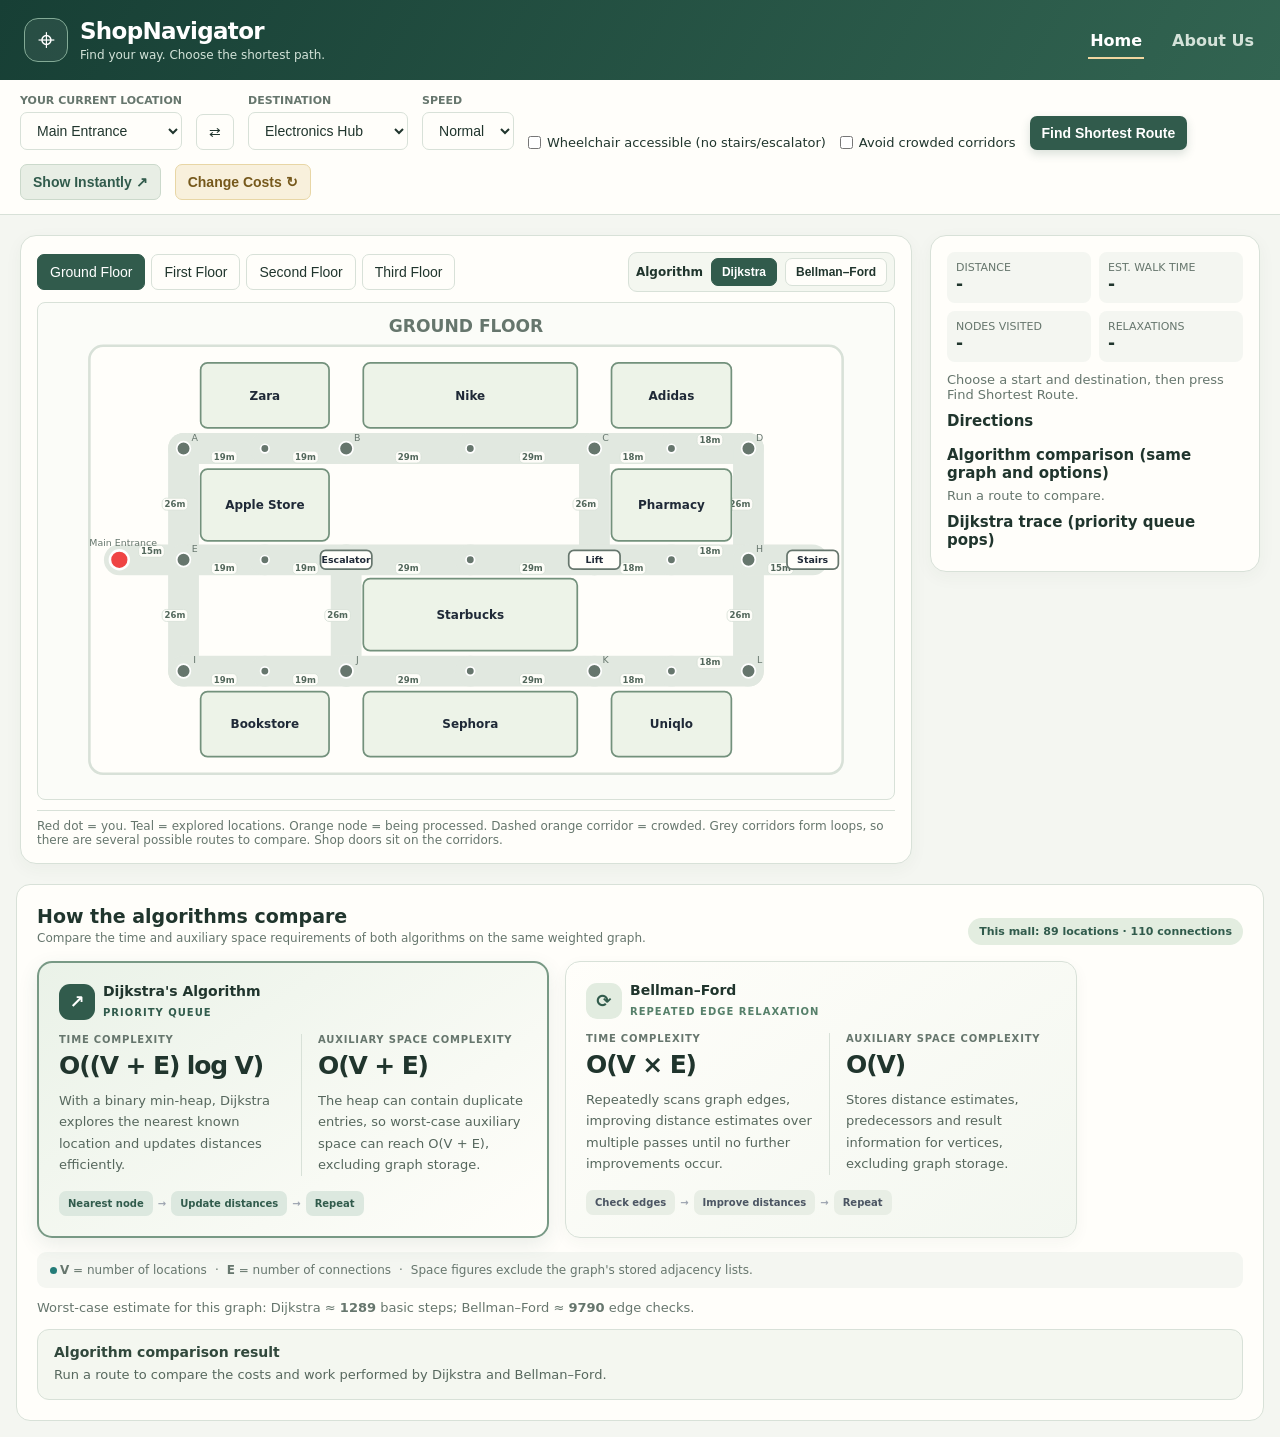
<file: index.html>
<!DOCTYPE html>
<html lang="en">
<head>
  <meta charset="UTF-8">
  <meta name="viewport" content="width=device-width, initial-scale=1">
  <title>ShopNavigator | Mall Store Finder</title>
  <link rel="stylesheet" href="style.css">
</head>
<body>

<header class="site-header">
  <a href="#" class="brand" id="brandHome">
    <span class="brand-icon">⌖</span>
    <span>
      <strong>ShopNavigator</strong>
      <small>Find your way. Choose the shortest path.</small>
    </span>
  </a>

  <nav class="site-nav" aria-label="Main navigation">
    <button class="nav-link active" id="homeTab" type="button" aria-current="page">Home</button>
    <button class="nav-link" id="aboutTab" type="button">About Us</button>
  </nav>
</header>

<div id="homePage">

  <section class="controls">
    <div class="field">
      <label for="ss">Your current location</label>
      <select id="ss"></select>
    </div>

    <button id="swap" title="Swap starting point and destination">&#8644;</button>

    <div class="field">
      <label for="sd">Destination</label>
      <select id="sd"></select>
    </div>

    <div class="field">
      <label for="speed">Speed</label>
      <select id="speed">
        <option value="500">Slow</option>
        <option value="250" selected>Normal</option>
        <option value="90">Fast</option>
        <option value="0">Instant</option>
      </select>
    </div>

    <label class="field chk">
      <input type="checkbox" id="acc">
      Wheelchair accessible (no stairs/escalator)
    </label>

    <label class="field chk">
      <input type="checkbox" id="crowd">
      Avoid crowded corridors
    </label>

    <button class="go" id="find">Find Shortest Route</button>
    <button id="instant" title="Calculate immediately, then animate the route">Show Instantly ↗</button>
    <button id="randomCosts" title="Generate new random weights for all connections">Change Costs ↻</button>
  </section>

  <main class="main">
    <div class="card">
      <div class="tabs" id="tabs"></div>

      <svg id="map" viewBox="0 0 1000 580">
        <g id="layer"></g>
        <circle id="me" r="11" cx="0" cy="0"/>
      </svg>

      <p class="note">
        Red dot = you. Teal = explored locations. Orange node = being processed.
        Dashed orange corridor = crowded. Grey corridors form loops, so there
        are several possible routes to compare. Shop doors sit on the corridors.
      </p>
    </div>

    <aside class="card">
      <div class="stat">
        <div><small>DISTANCE</small><b id="dist">-</b></div>
        <div><small>EST. WALK TIME</small><b id="time">-</b></div>
        <div><small id="nvLabel">NODES VISITED</small><b id="nv">-</b></div>
        <div><small>RELAXATIONS</small><b id="rx">-</b></div>
      </div>

      <p class="msg" id="msg">Choose a start and destination, then press Find Shortest Route.</p>

      <h2>Directions</h2>
      <ol id="dir"></ol>

      <h2>Algorithm comparison (same graph and options)</h2>
      <div id="cmp" class="msg">Run a route to compare.</div>

      <h2 id="traceHeading">Dijkstra trace (priority queue pops)</h2>
      <ul id="log"></ul>
    </aside>
  </main>

  <section class="complexity-section">
    <div class="complexity-heading">
      <div>
        <h2>How the algorithms compare</h2>
        <p>Compare the time and auxiliary space requirements of both algorithms on the same weighted graph.</p>
      </div>

      <span class="graph-pill">
        This mall: <span id="cv"></span> locations ·
        <span id="ce"></span> connections
      </span>
    </div>

    <div class="complexity-grid two-algorithms">

      <article class="complexity-card primary" id="dijkstraCard">
        <div class="algorithm-top">
          <div class="algorithm-icon">↗</div>
          <div>
            <div class="algorithm-name">Dijkstra's Algorithm</div>
            <span class="algorithm-tag">Priority queue</span>
          </div>
        </div>

        <div class="complexity-metrics">
          <div class="complexity-metric">
            <div class="formula-label">Time complexity</div>
            <div class="complexity-formula">O((V + E) log V)</div>
            <p>With a binary min-heap, Dijkstra explores the nearest known location and updates distances efficiently.</p>
          </div>

          <div class="complexity-metric">
            <div class="formula-label">Auxiliary space complexity</div>
            <div class="complexity-formula">O(V + E)</div>
            <p>The heap can contain duplicate entries, so worst-case auxiliary space can reach O(V + E), excluding graph storage.</p>
          </div>
        </div>

        <div class="mini-flow">
          <span>Nearest node</span><b>→</b>
          <span>Update distances</span><b>→</b>
          <span>Repeat</span>
        </div>
      </article>

      <article class="complexity-card comparison" id="bellmanCard">
        <div class="algorithm-top">
          <div class="algorithm-icon">⟳</div>
          <div>
            <div class="algorithm-name">Bellman–Ford</div>
            <span class="algorithm-tag">Repeated edge relaxation</span>
          </div>
        </div>

        <div class="complexity-metrics">
          <div class="complexity-metric">
            <div class="formula-label">Time complexity</div>
            <div class="complexity-formula">O(V × E)</div>
            <p>Repeatedly scans graph edges, improving distance estimates over multiple passes until no further improvements occur.</p>
          </div>

          <div class="complexity-metric">
            <div class="formula-label">Auxiliary space complexity</div>
            <div class="complexity-formula">O(V)</div>
            <p>Stores distance estimates, predecessors and result information for vertices, excluding graph storage.</p>
          </div>
        </div>

        <div class="mini-flow">
          <span>Check edges</span><b>→</b>
          <span>Improve distances</span><b>→</b>
          <span>Repeat</span>
        </div>
      </article>

    </div>

    <div class="complexity-legend">
      <span><span class="legend-dot"></span><b>V</b> = number of locations</span>
      <span>·</span>
      <span><b>E</b> = number of connections</span>
      <span>·</span>
      <span>Space figures exclude the graph's stored adjacency lists.</span>
    </div>

    <p class="msg" style="margin:12px 0 0">
      Worst-case estimate for this graph:
      Dijkstra ≈ <b id="cd"></b> basic steps;
      Bellman–Ford ≈ <b id="cb"></b> edge checks.
    </p>

    <div class="bf-result" id="bfResult" aria-live="polite">
      <strong>Algorithm comparison result</strong>
      <p>Run a route to compare the costs and work performed by Dijkstra and Bellman–Ford.</p>
    </div>
  </section>

</div>

<section id="aboutPage" class="about-page" hidden>
  <div class="about-hero">
    <span class="eyebrow">OUR DAA PROJECT</span>
    <h1>Finding the smarter way around.</h1>
    <p>
      ShopNavigator is an interactive, multi-floor mall navigation simulation
      that demonstrates how graph algorithms find shortest paths between locations.
    </p>

    <div class="about-actions">
      <a href="https://github.com/NidaKamil14/ShopNavigator"
         target="_blank" rel="noopener noreferrer"
         class="about-button primary-button">View project on GitHub ↗</a>

      <button type="button" class="about-button secondary-button" id="backHome">
        Explore the simulation
      </button>
    </div>
  </div>

  <div class="about-content">

    <section class="about-block">
      <span class="eyebrow">01 — THE IDEA</span>
      <h2>Navigation meets algorithms.</h2>
      <p>
        ShopNavigator models a multi-floor mall as a weighted graph.
        Stores, entrances and junctions represent vertices, while corridors
        and floor connections represent weighted edges. Users can select a
        starting point and destination and observe how shortest-path
        algorithms explore the graph.
      </p>

      <div class="feature-grid">
        <article class="feature-card">
          <span>⌖</span>
          <h3>Four floors</h3>
          <p>Explore stores and connecting corridors throughout the mall.</p>
        </article>

        <article class="feature-card">
          <span>↗</span>
          <h3>Route visualization</h3>
          <p>Watch locations being explored and see the resulting route.</p>
        </article>

        <article class="feature-card">
          <span>⇄</span>
          <h3>Weighted graph</h3>
          <p>Compare routes using corridor costs and floor connections.</p>
        </article>
      </div>
    </section>

    <section class="about-block">
      <span class="eyebrow">02 — THE ALGORITHMS</span>
      <h2>Two approaches. One destination.</h2>

      <div class="algorithm-about-grid">
        <article class="algorithm-about-card">
          <span class="algorithm-tag">GREEDY APPROACH</span>
          <h3>Dijkstra's Algorithm</h3>
          <p>
            Uses a min-heap priority queue to process the unvisited location
            with the smallest known distance. It is suitable for graphs
            with non-negative edge weights.
          </p>
          <div class="about-complexity">
            <div>
              <small>Time complexity</small>
              <strong>O((V + E) log V)</strong>
            </div>
            <div>
              <small>Auxiliary space in this implementation</small>
              <strong>O(V + E)</strong>
            </div>
          </div>
        </article>

        <article class="algorithm-about-card">
          <span class="algorithm-tag">EDGE RELAXATION</span>
          <h3>Bellman–Ford</h3>
          <p>
            Repeatedly scans graph edges and updates distance estimates
            over successive passes. It can handle negative edge weights
            when no reachable negative-weight cycle invalidates the result.
          </p>
          <div class="about-complexity">
            <div>
              <small>Time complexity</small>
              <strong>O(V × E)</strong>
            </div>
            <div>
              <small>Auxiliary space</small>
              <strong>O(V)</strong>
            </div>
          </div>
        </article>
      </div>

      <div class="difference-note">
        <h3>How do they differ in ShopNavigator?</h3>
        <p>
          Dijkstra processes locations according to their smallest tentative
          distance, while Bellman–Ford repeatedly scans edges in iteration order.
          When equal-cost alternatives exist, their tie-breaking and processing
          order can result in different selected routes with the same minimum
          cost. Different routes are not guaranteed for every selection.
        </p>
        <p>
          This simulation uses non-negative corridor costs and optional
          accessibility and crowd penalties to explore route selection.
        </p>
      </div>
    </section>

    <section class="about-block">
      <span class="eyebrow">03 — THE PEOPLE</span>
      <h2>Meet the team.</h2>
      <p>
        Built as a Design and Analysis of Algorithms project, ShopNavigator
        brings graph theory and interactive visualization together.
      </p>

      <div class="team-grid">
        <article class="team-card">
          <span class="team-number">01</span>
          <h3>Nida Rashid Kamil</h3>
          <p>124B1F098</p>
        </article>

        <article class="team-card">
          <span class="team-number">02</span>
          <h3>Sharvari Amol Bangar</h3>
          <p>124B1F100</p>
        </article>

        <article class="team-card">
          <span class="team-number">03</span>
          <h3>Arya Tukaram Navrang</h3>
          <p>124B1F096</p>
        </article>

        <article class="team-card">
          <span class="team-number">04</span>
          <h3>Sanika Pradip Daundkar</h3>
          <p>124B1F104</p>
        </article>
      </div>

      <p class="team-note">Built with teamwork, curiosity, and a shared passion for problem-solving.</p>
    </section>

    <footer class="site-footer">
      <a href="https://github.com/NidaKamil14/ShopNavigator"
         target="_blank" rel="noopener noreferrer">ShopNavigator on GitHub ↗</a>
      <p>A Design and Analysis of Algorithms project simulation</p>
      <p>Created with curiosity, graph theory and code.</p>
    </footer>

  </div>
</section>

<script src="script.js" defer></script>

<script>
  function showPage(page) {
    const isHome = page === "home";

    document.getElementById("homePage").hidden = !isHome;
    document.getElementById("aboutPage").hidden = isHome;

    document.getElementById("homeTab").classList.toggle("active", isHome);
    document.getElementById("aboutTab").classList.toggle("active", !isHome);

    document.getElementById("homeTab").setAttribute("aria-current", isHome ? "page" : "false");
    document.getElementById("aboutTab").setAttribute("aria-current", !isHome ? "page" : "false");

    window.scrollTo({ top: 0, behavior: "smooth" });
  }

  document.getElementById("homeTab").addEventListener("click", () => showPage("home"));
  document.getElementById("aboutTab").addEventListener("click", () => showPage("about"));

  document.getElementById("brandHome").addEventListener("click", event => {
    event.preventDefault();
    showPage("home");
  });

  document.getElementById("backHome").addEventListener("click", () => showPage("home"));
</script>

</body>
</html>
</file>
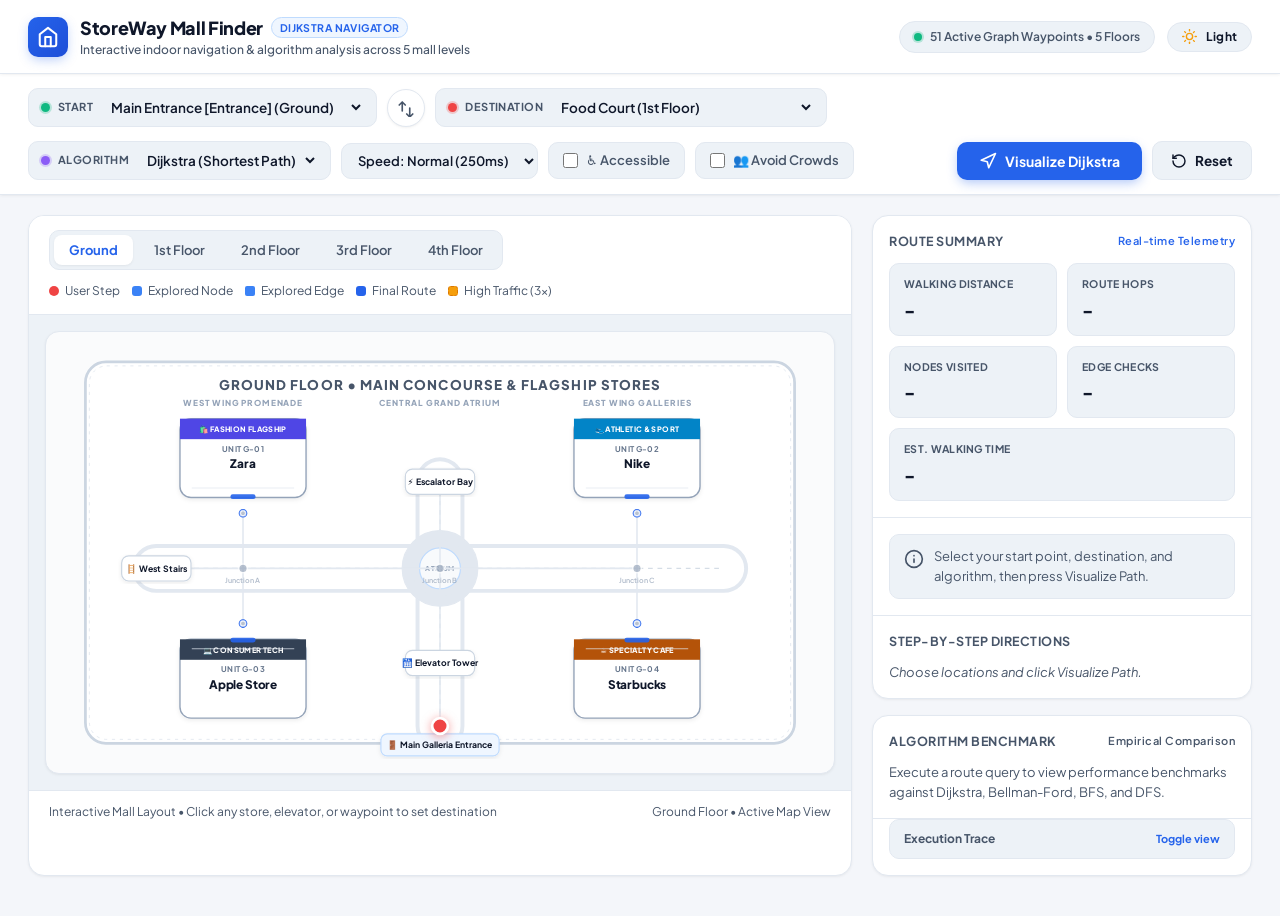
<file: dfs-pathfinding-visualizer/index.html>
<!DOCTYPE html>
<html lang="en">
<head>
  <meta charset="UTF-8">
  <meta name="viewport" content="width=device-width, initial-scale=1, viewport-fit=cover">
  <title>StoreWay • Multi-Floor Mall Pathfinding & Dijkstra Navigator</title>
  
  <!-- Modern Google Fonts -->
  <link rel="preconnect" href="https://fonts.googleapis.com">
  <link rel="preconnect" href="https://fonts.gstatic.com" crossorigin>
  <link href="https://fonts.googleapis.com/css2?family=Plus+Jakarta+Sans:wght@400;500;600;700;800&family=JetBrains+Mono:wght@400;500&display=swap" rel="stylesheet">
  
  <!-- Inline Theme Initialization (Light by default, no flash) -->
  <script>
    (function() {
      const savedTheme = localStorage.getItem("storeway_theme") || "light";
      document.documentElement.setAttribute("data-theme", savedTheme);
    })();
  </script>

  <!-- Modular Stylesheet -->
  <link rel="stylesheet" href="style.css">
</head>
<body>

  <!-- Top Mall Header Navigation -->
  <header class="app-header">
    <div class="brand-wrap">
      <div class="brand-icon">
        <svg width="22" height="22" viewBox="0 0 24 24" fill="none" stroke="currentColor" stroke-width="2.2" stroke-linecap="round" stroke-linejoin="round">
          <path d="M3 9l9-7 9 7v11a2 2 0 0 1-2 2H5a2 2 0 0 1-2-2z"/>
          <polyline points="9 22 9 12 15 12 15 22"/>
        </svg>
      </div>
      <div class="brand-text">
        <h1>StoreWay Mall Finder <span class="brand-badge">Dijkstra Navigator</span></h1>
        <p>Interactive indoor navigation & algorithm analysis across 5 mall levels</p>
      </div>
    </div>
    <div class="header-meta">
      <div class="status-pill">
        <span class="status-dot"></span>
        <span>51 Active Graph Waypoints • 5 Floors</span>
      </div>

      <!-- Compact Light / Dark Mode Toggle -->
      <button id="theme-toggle" class="theme-toggle-btn" aria-label="Toggle Light or Dark Mode" title="Toggle Light / Dark mode">
        <span class="theme-icon sun" aria-hidden="true">
          <svg width="15" height="15" viewBox="0 0 24 24" fill="none" stroke="currentColor" stroke-width="2.2" stroke-linecap="round" stroke-linejoin="round">
            <circle cx="12" cy="12" r="5"></circle>
            <line x1="12" y1="1" x2="12" y2="3"></line>
            <line x1="12" y1="21" x2="12" y2="23"></line>
            <line x1="4.22" y1="4.22" x2="5.64" y2="5.64"></line>
            <line x1="18.36" y1="18.36" x2="19.78" y2="19.78"></line>
            <line x1="1" y1="12" x2="3" y2="12"></line>
            <line x1="21" y1="12" x2="23" y2="12"></line>
            <line x1="4.22" y1="19.78" x2="5.64" y2="18.36"></line>
            <line x1="18.36" y1="5.64" x2="19.78" y2="4.22"></line>
          </svg>
        </span>
        <span class="theme-icon moon" aria-hidden="true">
          <svg width="15" height="15" viewBox="0 0 24 24" fill="none" stroke="currentColor" stroke-width="2.2" stroke-linecap="round" stroke-linejoin="round">
            <path d="M21 12.79A9 9 0 1 1 11.21 3 7 7 0 0 0 21 12.79z"></path>
          </svg>
        </span>
        <span class="theme-toggle-label" id="theme-label">Light</span>
      </button>
    </div>
  </header>

  <!-- Navigation Search & Preferences Bar -->
  <section class="controls-panel">
    <div class="controls-inner">
      <div class="field-group">
        <!-- Start Point Selector -->
        <div class="input-pill">
          <span class="icon-dot start"></span>
          <label for="ss">Start</label>
          <select id="ss" aria-label="Start Location"></select>
        </div>

        <!-- Swap Start & Destination -->
        <button id="swap" class="swap-btn" title="Swap Start and Destination" aria-label="Swap Locations">
          <svg width="18" height="18" viewBox="0 0 24 24" fill="none" stroke="currentColor" stroke-width="2.2" stroke-linecap="round" stroke-linejoin="round">
            <path d="M7 16V4m0 0L3 8m4-4l4 4m6 4v12m0 0l4-4m-4 4l-4-4"/>
          </svg>
        </button>

        <!-- Destination Selector -->
        <div class="input-pill">
          <span class="icon-dot dest"></span>
          <label for="sd">Destination</label>
          <select id="sd" aria-label="Destination Location"></select>
        </div>
      </div>

      <div class="field-group">
        <!-- Algorithm Selector for Visualizer -->
        <div class="input-pill">
          <span class="icon-dot algo"></span>
          <label for="algo">Algorithm</label>
          <select id="algo" aria-label="Select Pathfinding Algorithm">
            <option value="dijkstra" selected>Dijkstra (Shortest Path)</option>
            <option value="bfs">BFS (Breadth-First)</option>
            <option value="dfs">DFS (Depth-First)</option>
          </select>
        </div>

        <!-- Speed Setting -->
        <select id="speed" class="select-compact" aria-label="Animation Speed">
          <option value="500">Speed: Slow (500ms)</option>
          <option value="250" selected>Speed: Normal (250ms)</option>
          <option value="90">Speed: Fast (90ms)</option>
          <option value="0">Speed: Instant</option>
        </select>

        <!-- Accessibility Option -->
        <label class="pill-checkbox" id="lbl-acc" title="Avoid stairs and escalators; route solely via elevators">
          <input type="checkbox" id="acc">
          <span>♿ Accessible</span>
        </label>

        <!-- Crowd Avoidance Option -->
        <label class="pill-checkbox" id="lbl-crowd" title="Applies a 3x weight penalty to congested corridors">
          <input type="checkbox" id="crowd">
          <span>👥 Avoid Crowds</span>
        </label>
      </div>

      <!-- Action Button Group -->
      <div class="btn-group">
        <button class="primary-cta" id="find">
          <svg width="18" height="18" viewBox="0 0 24 24" fill="none" stroke="currentColor" stroke-width="2.2" stroke-linecap="round" stroke-linejoin="round">
            <polygon points="3 11 22 2 13 21 11 13 3 11"/>
          </svg>
          <span id="find-btn-text">Visualize Path</span>
        </button>

        <button class="secondary-btn" id="reset-btn" title="Reset visualizer and clear search path" aria-label="Reset Search">
          <svg width="16" height="16" viewBox="0 0 24 24" fill="none" stroke="currentColor" stroke-width="2.2" stroke-linecap="round" stroke-linejoin="round">
            <path d="M3 12a9 9 0 1 0 9-9 9.75 9.75 0 0 0-6.74 2.74L3 8"/>
            <path d="M3 3v5h5"/>
          </svg>
          <span>Reset</span>
        </button>
      </div>
    </div>
  </section>

  <!-- Main Application Body -->
  <main class="app-container">
    <!-- Left Section: Interactive Floor Plan Canvas -->
    <section class="surface-card">
      <div class="tabs-header-bar">
        <nav class="tabs-nav" id="tabs" aria-label="Floor selection"></nav>
        <div class="map-tools">
          <div class="map-legend-items">
            <div class="legend-item"><span class="legend-swatch you"></span> User Step</div>
            <div class="legend-item"><span class="legend-swatch dijkstra"></span> Explored Node</div>
            <div class="legend-item"><span class="legend-swatch explored-edge"></span> Explored Edge</div>
            <div class="legend-item"><span class="legend-swatch route-final"></span> Final Route</div>
            <div class="legend-item"><span class="legend-swatch crowded"></span> High Traffic (3x)</div>
          </div>
        </div>
      </div>

      <div class="map-viewport">
        <svg id="map" viewBox="0 0 1000 560">
          <defs>
            <filter id="card-shadow" x="-5%" y="-5%" width="110%" height="115%">
              <feDropShadow dx="0" dy="2" stdDeviation="3" flood-opacity="0.08"/>
            </filter>
          </defs>
          <g id="layer"></g>
          <circle id="me" r="10" cx="0" cy="0"/>
        </svg>
      </div>

      <div class="map-footer-bar">
        <span>Interactive Mall Layout • Click any store, elevator, or waypoint to set destination</span>
        <span id="map-status-pill">Active Map View</span>
      </div>
    </section>

    <!-- Right Section: Navigation Results, Metrics & Benchmark Comparisons -->
    <aside class="side-panel">
      <!-- Route Metrics Card -->
      <div class="surface-card">
        <div class="panel-section">
          <div class="panel-title">
            <span>Route Summary</span>
            <span style="font-weight:600; text-transform:none; font-size:11px; color:var(--primary);">Real-time Telemetry</span>
          </div>
          <div class="metrics-grid">
            <div class="metric-card">
              <small>Walking Distance</small>
              <b id="dist">-</b>
            </div>
            <div class="metric-card">
              <small>Route Hops</small>
              <b id="hops">-</b>
            </div>
            <div class="metric-card">
              <small>Nodes Visited</small>
              <b id="nv">-</b>
            </div>
            <div class="metric-card">
              <small id="rx-label">Edge Checks</small>
              <b id="rx">-</b>
            </div>
            <div class="metric-card metric-wide">
              <small>Est. Walking Time</small>
              <b id="time">-</b>
            </div>
          </div>
        </div>

        <div class="panel-section">
          <div class="route-msg-box" id="msg">
            <svg width="20" height="20" viewBox="0 0 24 24" fill="none" stroke="currentColor" stroke-width="2" stroke-linecap="round" stroke-linejoin="round" style="flex-shrink:0; margin-top:2px;">
              <circle cx="12" cy="12" r="10"/>
              <line x1="12" y1="16" x2="12" y2="12"/>
              <line x1="12" y1="8" x2="12.01" y2="8"/>
            </svg>
            <div id="msg-text">Select your start point, destination, and algorithm, then press Visualize Path.</div>
          </div>
        </div>

        <div class="panel-section">
          <div class="panel-title">
            <span>Step-by-Step Directions</span>
          </div>
          <ol class="directions-list" id="dir">
            <li style="color:var(--text-muted); font-size:13px; font-style:italic;">Choose locations and click Visualize Path.</li>
          </ol>
        </div>
      </div>

      <!-- Algorithmic Benchmark Analysis Card -->
      <div class="surface-card">
        <div class="panel-section">
          <div class="panel-title">
            <span>Algorithm Benchmark</span>
            <span style="font-size:11px; text-transform:none; font-weight:600; color:var(--text-muted);">Empirical Comparison</span>
          </div>
          <div id="cmp" class="cmp-container">
            <p style="color:var(--text-muted); font-size:13px;">Execute a route query to view performance benchmarks against Dijkstra, Bellman-Ford, BFS, and DFS.</p>
          </div>
        </div>

        <!-- Priority Queue Execution Trace -->
        <div class="panel-section" style="padding-top: 0;">
          <details class="trace-accordion">
            <summary class="trace-summary">
              <span id="trace-title">Execution Trace</span>
              <span style="font-size:11px; color:var(--primary);">Toggle view</span>
            </summary>
            <ul id="log"></ul>
          </details>
        </div>
      </div>
    </aside>
  </main>

  <!-- Modular Application Logic Script -->
  <script src="script.js" defer></script>
</body>
</html>
</file>
<file: style.css>
:root{--bg:#f4f6f1;--card:#fffefa;--tx:#20352d;--mu:#66766d;--ln:#d8e1d8;--map:#fbfcf8;--cor:#e1e8e0;--st:#fffefa;--ac:#315b4c;--ex:#dce8df}
*{box-sizing:border-box;margin:0;padding:0}
body{font-family:system-ui,Arial,sans-serif;background:var(--bg);color:var(--tx)}
header{background:linear-gradient(120deg,#173f35,#315b4c);color:#fff;padding:18px 24px;box-shadow:0 4px 18px rgba(31,61,47,.12)}
header h1{font-size:20px}header p{font-size:12px;opacity:.7;margin-top:3px}
.controls{background:var(--card);padding:14px 20px;display:flex;gap:14px;flex-wrap:wrap;align-items:flex-end;border-bottom:1px solid var(--ln)}
.field{display:flex;flex-direction:column;gap:5px}
label{font-size:11px;font-weight:700;color:var(--mu);text-transform:uppercase}
select,button{padding:9px 12px;border-radius:7px;border:1px solid var(--ln);background:var(--card);color:var(--tx);font-size:14px}
button{cursor:pointer}
.go{background:var(--ac);color:#fff;border:0;font-weight:700;box-shadow:0 4px 10px rgba(49,91,76,.18)}
#instant{background:#e8eee5;color:#315b4c;border:1px solid #cbd9cb;font-weight:700}
#randomCosts{background:#f8f0dc;color:#76591c;border:1px solid #e8d6a5;font-weight:700}
.chk{flex-direction:row;align-items:center;gap:6px;font-size:13px;color:var(--tx);text-transform:none;font-weight:400}
.main{display:grid;grid-template-columns:minmax(0,1fr) 330px;gap:18px;padding:20px;align-items:start}
.card{background:var(--card);border-radius:16px;padding:16px;border:1px solid var(--ln);box-shadow:0 5px 18px rgba(36,62,47,.045)}
.tabs{display:flex;gap:6px;margin-bottom:10px;flex-wrap:wrap;align-items:center}
.algorithm-switch{margin-left:auto;display:flex;align-items:center;gap:8px;padding:5px 7px;border:1px solid var(--ln);border-radius:9px;background:#f4f7f0;font-size:12px;font-weight:700;white-space:nowrap}
.algorithm-switch button{padding:6px 10px;font-size:12px;font-weight:700}
.algorithm-switch button.active{background:var(--ac);color:#fff;border-color:var(--ac)}
.complexity-card.selected-algorithm{border:2px solid #23834b;box-shadow:0 0 0 2px rgba(35,131,75,.10),0 7px 20px rgba(49,91,76,.10)}
.tabs button.on{background:var(--ac);color:#fff;border-color:var(--ac)}
.bd{margin-left:6px;font-size:11px;background:var(--ex);color:#1e3a8a;border-radius:9px;padding:1px 6px;display:none}
#map{width:100%;height:auto;background:var(--map);border:1px solid var(--ln);border-radius:8px;display:block}
.wall{fill:var(--card);stroke:var(--ln);stroke-width:3}
.cor{stroke:var(--cor);stroke-width:36;stroke-linecap:round}
.edge-label-bg{fill:#fffefa;fill-opacity:.92;stroke:#d8e1d8;stroke-width:1}
.edge-label{font-size:10px;font-weight:700;text-anchor:middle;dominant-baseline:middle;fill:#52675b;pointer-events:none}
.edge-label.penalty{fill:#986c22}
.edge-label-bg.penalty{fill:#fbf0d4;stroke:#e5c982}
.cw{stroke:#f59e0b;stroke-width:4;stroke-dasharray:4 5}
.store{fill:#edf3e8;stroke:#73917c;stroke-width:2}
.store.s{stroke:#c66a5b;stroke-width:4}.store.d{stroke:#247c78;stroke-width:4;fill:#dcefe8}
.sl{font-size:14px;font-weight:700;text-anchor:middle;fill:#1f2937;pointer-events:none}
.nl{font-size:11px;fill:var(--mu);text-anchor:middle}
.nd{fill:var(--mu);stroke:#fff;stroke-width:2}.nd.ex{fill:#247c78}.nd.cu{fill:#d9a441;stroke:#6b5428}
.cn{fill:var(--st);stroke:var(--mu);stroke-width:2}.cn.ex{fill:var(--ex);stroke:#247c78}.cn.cu{fill:#f3e5bc;stroke:#d9a441}
.ct{font-size:11px;font-weight:700;text-anchor:middle;fill:#1f2937;pointer-events:none}
.route{stroke:#247c78;stroke-width:7;stroke-linecap:round;stroke-dasharray:12 8;animation:d .8s linear infinite}
@keyframes d{to{stroke-dashoffset:-20}}
.badge{font-size:12px;font-weight:700;fill:#c2410c;text-anchor:middle}
.ft{font-size:20px;font-weight:700;fill:var(--mu);text-anchor:middle}
#me{fill:#ef4444;stroke:#fff;stroke-width:3;transition:transform .45s ease}
.stat{display:grid;grid-template-columns:1fr 1fr;gap:8px;margin-bottom:10px}
.stat div{background:var(--bg);border-radius:8px;padding:9px}
.stat small{display:block;font-size:11px;color:var(--mu)}.stat b{font-size:17px}
h2{font-size:15px;margin:10px 0 6px}
#dir{font-size:13px;line-height:1.55;padding-left:18px;max-height:170px;overflow:auto}
#log{font-family:monospace;font-size:12px;list-style:none;max-height:170px;overflow:auto}
table{width:100%;border-collapse:collapse;font-size:12px;margin:4px 0}
td,th{border:1px solid var(--ln);padding:4px;text-align:left;vertical-align:top}
.msg{font-size:13px;color:var(--mu);margin-bottom:8px}
.note{font-size:12px;color:var(--mu);margin-top:10px;border-top:1px solid var(--ln);padding-top:8px}

/* Visual algorithm complexity section */
.complexity-section{margin:0 16px 16px;padding:20px;background:var(--card);border:1px solid var(--ln);border-radius:14px}
.complexity-heading{display:flex;justify-content:space-between;align-items:flex-end;gap:12px;flex-wrap:wrap;margin-bottom:16px}
.complexity-heading h2{font-size:19px;margin:0 0 4px}
.complexity-heading p{font-size:12px;color:var(--mu)}
.graph-pill{font-size:11px;font-weight:700;color:#315b4c;background:#e3ede0;border-radius:999px;padding:7px 11px;white-space:nowrap}
.complexity-grid{display:grid;grid-template-columns:repeat(2,minmax(0,1fr));gap:16px;max-width:1040px}
.complexity-card{position:relative;min-width:0;padding:20px;border:1px solid var(--ln);border-radius:15px;background:linear-gradient(145deg,#fffefa,#f3f7f0);overflow:hidden;box-shadow:0 5px 16px rgba(36,62,47,.045)}
.complexity-card.primary{border:2px solid #789985;background:linear-gradient(145deg,#eaf2e8,#fffefa);box-shadow:0 7px 20px rgba(49,91,76,.10)}
.algorithm-top{display:flex;align-items:center;gap:8px;margin-bottom:14px}
.algorithm-icon{width:36px;height:36px;display:grid;place-items:center;border-radius:11px;background:#e2ece0;color:#315b4c;font-size:18px;font-weight:800;flex-shrink:0}
.primary .algorithm-icon{background:#315b4c;color:white}
.algorithm-name{font-size:14px;font-weight:800;line-height:1.25}
.algorithm-tag{display:inline-block;margin-top:4px;font-size:10px;letter-spacing:.04em;text-transform:uppercase;color:var(--mu);font-weight:700}
.primary .algorithm-tag{color:#315b4c}
.complexity-formula{font-size:clamp(18px,2vw,25px);font-weight:850;letter-spacing:-.045em;color:#20352d;white-space:nowrap;margin:7px 0 13px}
.formula-label{font-size:10px;color:var(--mu);text-transform:uppercase;letter-spacing:.08em;font-weight:800}
.complexity-card p{font-size:13px;line-height:1.65;color:#56675d;min-height:42px}
.mini-flow{display:flex;align-items:center;gap:5px;margin-top:15px;font-size:10px;font-weight:700;color:#4b5563}
.mini-flow span{padding:7px 9px;background:#e8eee5;border-radius:7px}
.mini-flow b{color:#9ca3af}
.primary .mini-flow span{background:#dce8df;color:#315b4c}
.complexity-legend{display:flex;align-items:center;gap:8px;flex-wrap:wrap;margin-top:14px;padding:11px 13px;border-radius:9px;background:var(--bg);font-size:12px;color:var(--mu)}
.legend-dot{width:7px;height:7px;background:#247c78;border-radius:50%;display:inline-block;margin-right:3px}
@media(max-width:900px){.main{grid-template-columns:1fr}.complexity-grid{grid-template-columns:1fr;max-width:none}.complexity-section{margin:0 12px 16px;padding:16px}}
@media(min-width:901px) and (max-width:1150px){.complexity-grid{grid-template-columns:repeat(2,minmax(0,1fr))}}
@media(max-width:520px){.controls{padding:12px}.main{padding:12px}.mini-flow{flex-wrap:wrap}.complexity-formula{white-space:normal}.complexity-heading h2{font-size:18px}}
.bf-result{margin-top:14px;padding:14px 16px;border:1px solid #d8e1d8;border-radius:12px;background:#f4f7f0;color:#31483c}.bf-result strong{display:block;font-size:14px;margin-bottom:5px}.bf-result p{margin:0;font-size:13px;line-height:1.55;color:#56675d}.bf-result .bf-status{font-weight:700;color:#315b4c}

.complexity-card .complexity-formula {
  white-space: normal;
  overflow-wrap: anywhere;
  margin: 6px 0 12px;
}

.complexity-card .formula-label:not(:first-child) {
  margin-top: 14px;
  display: block;
}

.complexity-card p {
  min-height: 0;
}

.complexity-metrics {
  display: grid;
  grid-template-columns: 1fr;
  gap: 12px;
}

.complexity-metric + .complexity-metric {
  border-top: 1px solid var(--ln);
  padding-top: 12px;
}

.complexity-metric .complexity-formula {
  white-space: normal;
  overflow-wrap: anywhere;
  margin: 6px 0 10px;
}

.complexity-metric p {
  min-height: 0;
}

@media (min-width: 600px) {
  .complexity-metrics {
    grid-template-columns: repeat(2, minmax(0, 1fr));
    gap: 16px;
  }

  .complexity-metric + .complexity-metric {
    border-top: none;
    border-left: 1px solid var(--ln);
    padding-top: 0;
    padding-left: 16px;
  }
}

/* ---------- HEADER AND NAVIGATION ---------- */

.site-header {
  display: flex;
  align-items: center;
  justify-content: space-between;
  gap: 24px;
  padding: 18px 24px;
  background: linear-gradient(120deg, #173f35, #326451);
  color: #fff;
}

.brand {
  display: flex;
  align-items: center;
  gap: 12px;
  color: inherit;
  text-decoration: none;
}

.brand-icon {
  display: grid;
  place-items: center;
  width: 44px;
  height: 44px;
  border: 1px solid #83aa96;
  border-radius: 14px;
  background: #ffffff12;
  font-size: 30px;
}

.brand strong,
.brand small {
  display: block;
}

.brand strong {
  font-size: 23px;
  letter-spacing: -0.7px;
}

.brand small {
  margin-top: 4px;
  color: #d3e3d9;
  font-size: 12px;
}

.site-nav {
  display: flex;
  align-items: center;
  gap: 26px;
}

.nav-link {
  position: relative;
  padding: 12px 2px;
  border: 0;
  background: transparent;
  color: #d4e2d9;
  font: inherit;
  font-weight: 600;
  cursor: pointer;
}

.nav-link::after {
  position: absolute;
  right: 0;
  bottom: 3px;
  left: 0;
  height: 2px;
  background: #f0d6a0;
  content: "";
  transform: scaleX(0);
  transform-origin: left;
  transition: transform 220ms ease;
}

.nav-link.active {
  color: #fff;
}

.nav-link.active::after {
  transform: scaleX(1);
}

.nav-link:focus-visible,
.about-button:focus-visible {
  outline: 2px solid #e5c98d;
  outline-offset: 4px;
}

/* ---------- ABOUT PAGE ---------- */

.about-page {
  min-height: 70vh;
  background: #f5f6f0;
  color: #243b32;
}

.about-hero {
  padding: 64px 7%;
  background: linear-gradient(125deg, #214c40, #376a54);
  color: #fff;
}

.eyebrow {
  color: #668674;
  font-size: 11px;
  font-weight: 800;
  letter-spacing: 1.6px;
}

.about-hero .eyebrow {
  color: #e6d1a3;
}

.about-hero h1 {
  max-width: 720px;
  margin: 14px 0;
  font-family: Georgia, serif;
  font-size: clamp(34px, 5vw, 58px);
  font-weight: 500;
  letter-spacing: -1.5px;
  line-height: 1.12;
}

.about-hero > p {
  max-width: 660px;
  color: #dce9df;
  font-size: 16px;
  line-height: 1.8;
}

.about-actions {
  display: flex;
  flex-wrap: wrap;
  gap: 12px;
  margin-top: 28px;
}

.about-button {
  display: inline-flex;
  align-items: center;
  justify-content: center;
  min-height: 44px;
  padding: 12px 18px;
  border: 1px solid transparent;
  border-radius: 9px;
  font: inherit;
  font-size: 13px;
  font-weight: 700;
  text-decoration: none;
  cursor: pointer;
  transition: transform 180ms ease, background 180ms ease;
}

.about-button:hover {
  transform: translateY(-2px);
}

.primary-button {
  background: #f0d6a0;
  color: #244536;
}

.secondary-button {
  border-color: #82a797;
  background: #ffffff10;
  color: #fff;
}

.about-content {
  max-width: 1200px;
  margin: auto;
  padding: 16px 28px 0;
}

.about-block {
  padding: 46px 0;
  border-bottom: 1px solid #dce4da;
}

.about-block h2 {
  margin: 10px 0;
  font-family: Georgia, serif;
  font-size: clamp(26px, 3vw, 36px);
  font-weight: 500;
  letter-spacing: -0.6px;
}

.about-block > p {
  max-width: 780px;
  color: #65766c;
  line-height: 1.8;
}

.feature-grid,
.algorithm-about-grid,
.team-grid {
  display: grid;
  grid-template-columns: repeat(3, minmax(0, 1fr));
  gap: 16px;
  margin-top: 26px;
}

.feature-card,
.algorithm-about-card,
.team-card {
  min-width: 0;
  padding: 22px;
  border: 1px solid #dce5da;
  border-radius: 14px;
  background: #fffefa;
}

.feature-card > span {
  color: #38735d;
  font-size: 25px;
}

.feature-card h3,
.algorithm-about-card h3,
.team-card h3 {
  margin: 12px 0 8px;
}

.feature-card p,
.algorithm-about-card p,
.team-card p {
  color: #68786e;
  font-size: 13px;
  line-height: 1.8;
}

.algorithm-about-grid {
  grid-template-columns: repeat(2, minmax(0, 1fr));
}

.algorithm-tag {
  color: #56806a;
  font-size: 10px;
  font-weight: 800;
  letter-spacing: 1px;
  text-transform: uppercase;
}

.about-complexity {
  display: grid;
  gap: 14px;
  margin-top: 20px;
  padding-top: 16px;
  border-top: 1px solid #e2e7df;
}

.about-complexity small,
.about-complexity strong {
  display: block;
}

.about-complexity small {
  margin-bottom: 6px;
  color: #718075;
  font-size: 11px;
}

.about-complexity strong {
  overflow-wrap: anywhere;
  font-size: 15px;
}

.difference-note {
  margin-top: 20px;
  padding: 24px;
  border-left: 3px solid #44745c;
  border-radius: 0 12px 12px 0;
  background: #eaf0e6;
}

.difference-note h3 {
  margin-top: 0;
}

.difference-note p {
  color: #52695b;
  font-size: 14px;
  line-height: 1.9;
}

.team-grid {
  grid-template-columns: repeat(4, minmax(0, 1fr));
}

.team-number {
  color: #779681;
  font-size: 12px;
  font-weight: 800;
}

.team-card h3 {
  overflow-wrap: anywhere;
  font-size: 16px;
}

.team-note {
  font-size: 12px;
}

.site-footer {
  padding: 30px 0 36px;
  text-align: center;
}

.site-footer a {
  color: #32654e;
  font-size: 14px;
  font-weight: 700;
}

.site-footer p {
  color: #748176;
  font-size: 12px;
}

/* ---------- RESPONSIVE LAYOUT ---------- */

[hidden] {
  display: none !important;
}

@media (max-width: 760px) {
  .site-header {
    align-items: flex-start;
    flex-direction: column;
    gap: 12px;
    padding: 16px;
  }

  .site-nav {
    gap: 24px;
  }

  .about-hero {
    padding: 42px 22px;
  }

  .about-content {
    padding-right: 18px;
    padding-left: 18px;
  }

  .feature-grid,
  .team-grid {
    grid-template-columns: repeat(2, minmax(0, 1fr));
  }

  .algorithm-about-grid {
    grid-template-columns: 1fr;
  }
}

@media (max-width: 420px) {
  .feature-grid,
  .team-grid {
    grid-template-columns: 1fr;
  }
}

@media (prefers-reduced-motion: reduce) {
  .nav-link::after,
  .about-button {
    transition: none;
  }
}
</file>
<file: dfs-pathfinding-visualizer/style.css>
/* ==========================================================================
   StoreWay • Mall Navigation & Pathfinding Design System
   Refined Light & Dark Mode System with Architectural Floorplan Styling
   ========================================================================== */

/* --------------------------------------------------------------------------
   1. Design Tokens: Light Mode (DEFAULT)
   -------------------------------------------------------------------------- */
:root {
  /* App Backgrounds & Card Surfaces */
  --bg-app: #f4f6fa;
  --bg-card: #ffffff;
  --bg-subtle: #edf2f7;
  --bg-elevated: #ffffff;

  /* Typography Colors */
  --text-main: #0f172a;
  --text-muted: #475569;
  --text-dim: #94a3b8;

  /* Borders & Dividers */
  --border-light: #e2e8f0;
  --border-subtle: #edf2f7;
  --border-focus: #2563eb;

  /* Primary Brand Theme */
  --primary: #2563eb;
  --primary-hover: #1d4ed8;
  --primary-light: #eff6ff;
  --primary-border: #bfdbfe;
  
  /* Navigation Status Indicators */
  --start-accent: #10b981;
  --start-light: #ecfdf5;
  --start-border: #a7f3d0;

  --dest-accent: #ef4444;
  --dest-light: #fef2f2;
  --dest-border: #fecaca;

  --warning: #f59e0b;
  --warning-light: #fef3c7;
  --warning-border: #fde68a;

  /* Architectural Mall Floorplan Tokens (Light) */
  --map-bg: #fafbfc;
  --mall-boundary: #ffffff;
  --mall-wall-stroke: #cbd5e1;
  --mall-curtain-glass: #f1f5f9;
  --corridor-base: #e2e8f0;
  --corridor-floor: #ffffff;
  --corridor-dash: #cbd5e1;
  --atrium-outer: #e2e8f0;
  --atrium-inner: #f8fafc;
  --atrium-border: #bfdbfe;

  --store-card-bg: #ffffff;
  --store-card-stroke: #94a3b8;
  --store-title-color: #0f172a;
  --store-unit-color: #64748b;
  --store-door-accent: #2563eb;

  --kiosk-bg: #ffffff;
  --kiosk-stroke: #cbd5e1;
  --kiosk-label: #0f172a;

  --waypoint-node: #94a3b8;
  --waypoint-label: #94a3b8;

  /* Elevation Shadows */
  --shadow-sm: 0 1px 3px 0 rgb(0 0 0 / 0.05), 0 1px 2px -1px rgb(0 0 0 / 0.03);
  --shadow-md: 0 4px 6px -1px rgb(0 0 0 / 0.07), 0 2px 4px -2px rgb(0 0 0 / 0.04);
  --shadow-lg: 0 10px 18px -3px rgb(0 0 0 / 0.08), 0 4px 6px -4px rgb(0 0 0 / 0.03);

  --radius-lg: 16px;
  --radius-md: 10px;
  --radius-sm: 6px;
}

/* --------------------------------------------------------------------------
   2. Design Tokens: Dark Mode (Explicit data-theme="dark")
   -------------------------------------------------------------------------- */
:root[data-theme="dark"] {
  --bg-app: #090d16;
  --bg-card: #111827;
  --bg-subtle: #1e293b;
  --bg-elevated: #162032;

  --text-main: #f8fafc;
  --text-muted: #94a3b8;
  --text-dim: #64748b;

  --border-light: #1f293d;
  --border-subtle: #162235;
  --border-focus: #60a5fa;

  --primary: #3b82f6;
  --primary-hover: #2563eb;
  --primary-light: #172554;
  --primary-border: #1e3a8a;

  --start-accent: #10b981;
  --start-light: #064e3b;
  --start-border: #047857;

  --dest-accent: #ef4444;
  --dest-light: #450a0a;
  --dest-border: #991b1b;

  --warning: #f59e0b;
  --warning-light: #451a03;
  --warning-border: #78350f;

  /* Architectural Mall Floorplan Tokens (Dark) */
  --map-bg: #0d1322;
  --mall-boundary: #111827;
  --mall-wall-stroke: #1f293d;
  --mall-curtain-glass: #0f172a;
  --corridor-base: #1e293b;
  --corridor-floor: #0f172a;
  --corridor-dash: #334155;
  --atrium-outer: #1e293b;
  --atrium-inner: #131b2e;
  --atrium-border: #1e3a8a;

  --store-card-bg: #151f32;
  --store-card-stroke: #334155;
  --store-title-color: #f8fafc;
  --store-unit-color: #94a3b8;
  --store-door-accent: #60a5fa;

  --kiosk-bg: #162032;
  --kiosk-stroke: #334155;
  --kiosk-label: #f8fafc;

  --waypoint-node: #475569;
  --waypoint-label: #64748b;

  --shadow-sm: 0 1px 3px 0 rgb(0 0 0 / 0.4);
  --shadow-md: 0 4px 6px -1px rgb(0 0 0 / 0.5);
  --shadow-lg: 0 10px 20px -3px rgb(0 0 0 / 0.6);
}

/* --------------------------------------------------------------------------
   3. Base & Reset
   -------------------------------------------------------------------------- */
* {
  box-sizing: border-box;
  margin: 0;
  padding: 0;
}

body {
  font-family: 'Plus Jakarta Sans', system-ui, -apple-system, BlinkMacSystemFont, 'Segoe UI', Roboto, sans-serif;
  background-color: var(--bg-app);
  color: var(--text-main);
  line-height: 1.5;
  min-height: 100vh;
  display: flex;
  flex-direction: column;
  -webkit-font-smoothing: antialiased;
  transition: background-color 0.25s ease, color 0.25s ease;
}

/* --------------------------------------------------------------------------
   4. Header & Theme Toggle
   -------------------------------------------------------------------------- */
header.app-header {
  background: var(--bg-card);
  border-bottom: 1px solid var(--border-light);
  padding: 14px 28px;
  display: flex;
  align-items: center;
  justify-content: space-between;
  gap: 16px;
  position: sticky;
  top: 0;
  z-index: 50;
  box-shadow: var(--shadow-sm);
  transition: background-color 0.25s ease, border-color 0.25s ease;
}

.brand-wrap {
  display: flex;
  align-items: center;
  gap: 12px;
}

.brand-icon {
  width: 40px;
  height: 40px;
  background: linear-gradient(135deg, #2563eb 0%, #1d4ed8 100%);
  color: #ffffff;
  border-radius: 10px;
  display: grid;
  place-items: center;
  box-shadow: 0 4px 12px -2px rgba(37, 99, 235, 0.35);
}

.brand-text h1 {
  font-size: 18px;
  font-weight: 800;
  letter-spacing: -0.02em;
  color: var(--text-main);
  display: flex;
  align-items: center;
  gap: 8px;
}

.brand-badge {
  font-size: 10.5px;
  font-weight: 700;
  color: var(--primary);
  background: var(--primary-light);
  border: 1px solid var(--primary-border);
  padding: 2px 8px;
  border-radius: 20px;
  text-transform: uppercase;
  letter-spacing: 0.04em;
}

.brand-text p {
  font-size: 12px;
  color: var(--text-muted);
  font-weight: 500;
}

.header-meta {
  display: flex;
  align-items: center;
  gap: 12px;
}

.status-pill {
  display: inline-flex;
  align-items: center;
  gap: 8px;
  padding: 6px 14px;
  background: var(--bg-subtle);
  border: 1px solid var(--border-light);
  border-radius: 20px;
  font-size: 12px;
  font-weight: 600;
  color: var(--text-muted);
}

.status-dot {
  width: 8px;
  height: 8px;
  border-radius: 50%;
  background: var(--start-accent);
  box-shadow: 0 0 0 2px rgba(16, 185, 129, 0.25);
}

/* Polished Compact Light / Dark Toggle */
.theme-toggle-btn {
  display: inline-flex;
  align-items: center;
  gap: 8px;
  padding: 6px 14px;
  background: var(--bg-subtle);
  border: 1px solid var(--border-light);
  border-radius: 20px;
  color: var(--text-main);
  cursor: pointer;
  font-family: inherit;
  font-size: 12px;
  font-weight: 700;
  transition: all 0.2s cubic-bezier(0.4, 0, 0.2, 1);
  user-select: none;
}

.theme-toggle-btn:hover {
  background: var(--bg-card);
  border-color: var(--primary-border);
  box-shadow: var(--shadow-sm);
  transform: translateY(-1px);
}

.theme-toggle-btn .theme-icon {
  display: grid;
  place-items: center;
  width: 16px;
  height: 16px;
  color: var(--text-muted);
  transition: transform 0.25s ease, color 0.2s ease;
}

:root:not([data-theme="dark"]) .theme-toggle-btn .theme-icon.sun {
  color: #f59e0b;
}
:root:not([data-theme="dark"]) .theme-toggle-btn .theme-icon.moon {
  display: none;
}

:root[data-theme="dark"] .theme-toggle-btn .theme-icon.moon {
  color: #60a5fa;
}
:root[data-theme="dark"] .theme-toggle-btn .theme-icon.sun {
  display: none;
}

.theme-toggle-label {
  letter-spacing: 0.02em;
}

/* --------------------------------------------------------------------------
   5. Search & Route Planning Controls Panel
   -------------------------------------------------------------------------- */
.controls-panel {
  background: var(--bg-card);
  border-bottom: 1px solid var(--border-light);
  padding: 14px 28px;
  box-shadow: var(--shadow-sm);
  transition: background-color 0.25s ease, border-color 0.25s ease;
}

.controls-inner {
  max-width: 1540px;
  margin: 0 auto;
  display: flex;
  flex-wrap: wrap;
  align-items: center;
  gap: 14px;
}

.field-group {
  display: flex;
  align-items: center;
  gap: 10px;
  flex-wrap: wrap;
}

.input-pill {
  display: flex;
  align-items: center;
  background: var(--bg-subtle);
  border: 1px solid var(--border-light);
  border-radius: var(--radius-md);
  padding: 5px 12px;
  gap: 8px;
  transition: all 0.2s ease;
}

.input-pill:focus-within {
  border-color: var(--border-focus);
  background: var(--bg-card);
  box-shadow: 0 0 0 3px rgba(37, 99, 235, 0.15);
}

.input-pill label {
  font-size: 11px;
  font-weight: 700;
  letter-spacing: 0.04em;
  text-transform: uppercase;
  color: var(--text-muted);
  display: flex;
  align-items: center;
  gap: 5px;
}

.icon-dot {
  width: 9px;
  height: 9px;
  border-radius: 50%;
}
.icon-dot.start { background: var(--start-accent); box-shadow: 0 0 0 2px rgba(16, 185, 129, 0.25); }
.icon-dot.dest { background: var(--dest-accent); box-shadow: 0 0 0 2px rgba(239, 68, 68, 0.25); }
.icon-dot.algo { background: #8b5cf6; box-shadow: 0 0 0 2px rgba(139, 92, 246, 0.25); }

.input-pill select {
  background: transparent;
  border: none;
  font-family: inherit;
  font-size: 13.5px;
  font-weight: 600;
  color: var(--text-main);
  outline: none;
  cursor: pointer;
  padding: 4px 6px;
  min-width: 180px;
}

.swap-btn {
  width: 38px;
  height: 38px;
  border-radius: 50%;
  border: 1px solid var(--border-light);
  background: var(--bg-card);
  color: var(--text-muted);
  display: grid;
  place-items: center;
  cursor: pointer;
  transition: all 0.25s cubic-bezier(0.4, 0, 0.2, 1);
  box-shadow: var(--shadow-sm);
}

.swap-btn:hover {
  background: var(--bg-subtle);
  color: var(--primary);
  transform: rotate(180deg);
  border-color: var(--primary-border);
}

.select-compact {
  background: var(--bg-subtle);
  border: 1px solid var(--border-light);
  border-radius: var(--radius-md);
  padding: 8px 12px;
  font-family: inherit;
  font-size: 13px;
  font-weight: 600;
  color: var(--text-main);
  outline: none;
  cursor: pointer;
  transition: all 0.2s ease;
}

.select-compact:focus {
  border-color: var(--border-focus);
  background: var(--bg-card);
}

.pill-checkbox {
  display: inline-flex;
  align-items: center;
  gap: 8px;
  padding: 8px 14px;
  background: var(--bg-subtle);
  border: 1px solid var(--border-light);
  border-radius: var(--radius-md);
  font-size: 13px;
  font-weight: 600;
  color: var(--text-muted);
  cursor: pointer;
  user-select: none;
  transition: all 0.2s ease;
}

.pill-checkbox:hover {
  border-color: var(--primary-border);
  color: var(--text-main);
}

.pill-checkbox input[type="checkbox"] {
  accent-color: var(--primary);
  width: 15px;
  height: 15px;
  cursor: pointer;
}

.pill-checkbox.active {
  background: var(--primary-light);
  border-color: var(--primary-border);
  color: var(--primary);
}

.btn-group {
  display: flex;
  align-items: center;
  gap: 10px;
  margin-left: auto;
}

.primary-cta {
  display: inline-flex;
  align-items: center;
  justify-content: center;
  gap: 8px;
  background: var(--primary);
  color: #ffffff;
  border: none;
  border-radius: var(--radius-md);
  padding: 10px 22px;
  font-family: inherit;
  font-size: 14px;
  font-weight: 700;
  cursor: pointer;
  box-shadow: 0 4px 12px -2px rgba(37, 99, 235, 0.4);
  transition: all 0.2s cubic-bezier(0.4, 0, 0.2, 1);
}

.primary-cta:hover {
  background: var(--primary-hover);
  transform: translateY(-1px);
  box-shadow: 0 6px 16px -2px rgba(37, 99, 235, 0.5);
}

.primary-cta:active {
  transform: translateY(0);
}

.secondary-btn {
  display: inline-flex;
  align-items: center;
  justify-content: center;
  gap: 8px;
  background: var(--bg-subtle);
  color: var(--text-main);
  border: 1px solid var(--border-light);
  border-radius: var(--radius-md);
  padding: 10px 18px;
  font-family: inherit;
  font-size: 13.5px;
  font-weight: 700;
  cursor: pointer;
  transition: all 0.2s cubic-bezier(0.4, 0, 0.2, 1);
  user-select: none;
}

.secondary-btn:hover {
  background: var(--bg-card);
  border-color: var(--primary-border);
  color: var(--primary);
  transform: translateY(-1px);
  box-shadow: var(--shadow-sm);
}

.secondary-btn:active {
  transform: translateY(0);
}

/* --------------------------------------------------------------------------
   6. Main Layout Containers
   -------------------------------------------------------------------------- */
.app-container {
  max-width: 1540px;
  width: 100%;
  margin: 0 auto;
  padding: 20px 28px 40px;
  display: grid;
  grid-template-columns: minmax(0, 1fr) 380px;
  gap: 20px;
  flex: 1;
}

.surface-card {
  background: var(--bg-card);
  border: 1px solid var(--border-light);
  border-radius: var(--radius-lg);
  box-shadow: var(--shadow-sm);
  overflow: hidden;
  display: flex;
  flex-direction: column;
  transition: background-color 0.25s ease, border-color 0.25s ease;
}

/* --------------------------------------------------------------------------
   7. Floor Selection Tabs
   -------------------------------------------------------------------------- */
.tabs-header-bar {
  padding: 14px 20px;
  background: var(--bg-card);
  border-bottom: 1px solid var(--border-light);
  display: flex;
  align-items: center;
  justify-content: space-between;
  flex-wrap: wrap;
  gap: 12px;
}

.tabs-nav {
  display: flex;
  gap: 6px;
  background: var(--bg-subtle);
  padding: 4px;
  border-radius: var(--radius-md);
  border: 1px solid var(--border-light);
  overflow-x: auto;
}

.tab-pill {
  display: inline-flex;
  align-items: center;
  gap: 6px;
  padding: 7px 15px;
  border-radius: 8px;
  border: none;
  background: transparent;
  color: var(--text-muted);
  font-family: inherit;
  font-size: 13px;
  font-weight: 600;
  cursor: pointer;
  white-space: nowrap;
  transition: all 0.2s cubic-bezier(0.4, 0, 0.2, 1);
}

.tab-pill:hover:not(.on) {
  color: var(--text-main);
  background: rgba(0, 0, 0, 0.03);
}

.tab-pill.on {
  background: var(--bg-card);
  color: var(--primary);
  font-weight: 700;
  box-shadow: var(--shadow-sm);
}

.tab-badge {
  font-size: 10px;
  font-weight: 700;
  background: var(--primary-light);
  color: var(--primary);
  border: 1px solid var(--primary-border);
  border-radius: 12px;
  padding: 1px 6px;
  display: none;
}

.map-tools {
  display: flex;
  align-items: center;
  gap: 14px;
  font-size: 12px;
  color: var(--text-muted);
}

.map-legend-items {
  display: flex;
  align-items: center;
  gap: 12px;
  flex-wrap: wrap;
}

.legend-item {
  display: inline-flex;
  align-items: center;
  gap: 6px;
}

.legend-swatch {
  width: 10px;
  height: 10px;
  border-radius: 3px;
}
.legend-swatch.you { background: var(--dest-accent); border-radius: 50%; }
.legend-swatch.dijkstra { background: #3b82f6; }
.legend-swatch.explored-edge { background: #3b82f6; border-radius: 2px; }
.legend-swatch.route-final { background: var(--primary); }
.legend-swatch.processing { background: var(--warning); }
.legend-swatch.crowded { background: #f59e0b; border: 1px dashed #d97706; }

/* --------------------------------------------------------------------------
   8. Mall Map Viewport & SVG Architectural Floorplan
   -------------------------------------------------------------------------- */
.map-viewport {
  position: relative;
  background: var(--bg-subtle);
  padding: 16px;
  display: flex;
  flex-direction: column;
  align-items: center;
  justify-content: center;
  border-bottom: 1px solid var(--border-light);
}

#map {
  width: 100%;
  height: auto;
  max-height: 615px;
  background: var(--map-bg);
  border: 1px solid var(--border-light);
  border-radius: 14px;
  display: block;
  box-shadow: var(--shadow-sm);
  transition: background-color 0.25s ease, border-color 0.25s ease;
}

/* Outer Walls & Glass Curtain Walls */
.mall-boundary-outer {
  fill: var(--mall-boundary);
  stroke: var(--mall-wall-stroke);
  stroke-width: 3.5;
}

.mall-curtain-glass {
  fill: none;
  stroke: var(--mall-wall-stroke);
  stroke-width: 1;
  stroke-dasharray: 4 6;
  opacity: 0.6;
}

.mall-level-title {
  font-size: 17px;
  font-weight: 800;
  letter-spacing: 0.08em;
  fill: var(--text-muted);
  text-anchor: middle;
  text-transform: uppercase;
  user-select: none;
}

.mall-zone-tag {
  font-size: 10.5px;
  font-weight: 800;
  letter-spacing: 0.1em;
  fill: var(--text-dim);
  text-anchor: middle;
  text-transform: uppercase;
  user-select: none;
}

/* Concourse & Walkways */
.concourse-underlay {
  stroke: var(--corridor-base);
  stroke-width: 62;
  stroke-linecap: round;
  stroke-linejoin: round;
}

.concourse-surface {
  stroke: var(--corridor-floor);
  stroke-width: 52;
  stroke-linecap: round;
  stroke-linejoin: round;
}

.concourse-centerline {
  stroke: var(--corridor-dash);
  stroke-width: 1.5;
  stroke-dasharray: 6 6;
  opacity: 0.8;
}

/* Central Atrium Plaza & Rotunda */
.atrium-outer-terrazzo {
  fill: var(--atrium-outer);
  stroke: var(--border-light);
  stroke-width: 1.5;
}

.atrium-surface-circle {
  fill: var(--atrium-inner);
  stroke: var(--atrium-border);
  stroke-width: 1.5;
}

.atrium-balustrade-ring {
  fill: none;
  stroke: var(--border-light);
  stroke-width: 1;
  stroke-dasharray: 4 4;
}

.atrium-title-label {
  font-size: 8.5px;
  font-weight: 800;
  letter-spacing: 0.08em;
  fill: var(--text-dim);
  text-anchor: middle;
  text-transform: uppercase;
  pointer-events: none;
}

/* --------------------------------------------------------------------------
   9. Retail Store Units Presentation
   -------------------------------------------------------------------------- */
.store-group {
  cursor: pointer;
}

.store-card {
  fill: var(--store-card-bg);
  stroke: var(--store-card-stroke);
  stroke-width: 1.75;
  transition: all 0.25s cubic-bezier(0.4, 0, 0.2, 1);
}

.store-group:hover .store-card {
  stroke: var(--primary);
  stroke-width: 2.75;
  filter: drop-shadow(0 6px 14px rgba(0, 0, 0, 0.1));
}

.store-group.is-start .store-card {
  stroke: var(--start-accent);
  stroke-width: 3.5;
  filter: drop-shadow(0 0 14px rgba(16, 185, 129, 0.45));
}

.store-group.is-dest .store-card {
  stroke: var(--dest-accent);
  stroke-width: 3.5;
  filter: drop-shadow(0 0 14px rgba(239, 68, 68, 0.45));
}

.store-group.is-explored:not(.is-start):not(.is-dest) .store-card {
  stroke: #3b82f6;
  stroke-width: 2.5;
  fill: var(--primary-light);
  filter: drop-shadow(0 0 10px rgba(59, 130, 246, 0.3));
}

.store-group.is-current .store-card {
  stroke: var(--warning);
  stroke-width: 3;
  filter: drop-shadow(0 0 12px rgba(245, 158, 11, 0.6));
}

.store-canopy-bar {
  pointer-events: none;
}

.store-category-text {
  font-size: 9.5px;
  font-weight: 800;
  text-anchor: middle;
  fill: #ffffff;
  letter-spacing: 0.05em;
  text-transform: uppercase;
  pointer-events: none;
}

.store-name-text {
  font-size: 15px;
  font-weight: 800;
  text-anchor: middle;
  fill: var(--store-title-color);
  pointer-events: none;
  letter-spacing: -0.015em;
}

.store-unit-number {
  font-size: 10px;
  font-weight: 700;
  text-anchor: middle;
  fill: var(--store-unit-color);
  pointer-events: none;
  letter-spacing: 0.04em;
}

.store-window-line {
  stroke: var(--border-light);
  stroke-width: 1.5;
  opacity: 0.7;
}

.store-door-threshold {
  fill: var(--store-door-accent);
  opacity: 0.9;
}

.store-door-notch {
  fill: #ffffff;
  stroke: var(--store-door-accent);
  stroke-width: 2;
}

/* --------------------------------------------------------------------------
   10. Route Ribbon & Navigation Traversal
   -------------------------------------------------------------------------- */
.edge-corridor {
  stroke: var(--border-light);
  stroke-width: 2;
  stroke-linecap: round;
}

.edge-corridor.cw {
  stroke: var(--warning);
  stroke-width: 4;
  stroke-dasharray: 6 6;
  opacity: 0.95;
}

.edge-corridor.explored {
  stroke: #3b82f6;
  stroke-width: 3.5;
  stroke-dasharray: 6 4;
  opacity: 0.95;
}

.nav-route-ribbon {
  stroke: var(--primary);
  stroke-width: 6.5;
  stroke-linecap: round;
  stroke-linejoin: round;
  stroke-dasharray: 12 8;
  animation: routeDashAnimation 1s linear infinite;
  filter: drop-shadow(0 2px 6px rgba(37, 99, 235, 0.45));
}

@keyframes routeDashAnimation {
  to {
    stroke-dashoffset: -20;
  }
}

.transfer-badge-box {
  fill: #ea580c;
  filter: drop-shadow(0 2px 4px rgba(234, 88, 12, 0.35));
}

.transfer-badge-text {
  font-size: 11px;
  font-weight: 800;
  fill: #ffffff;
  text-anchor: middle;
}

/* --------------------------------------------------------------------------
   11. Connectors, Amenities & Subtle Dijkstra Trace Nodes
   -------------------------------------------------------------------------- */
.kiosk-card {
  fill: var(--kiosk-bg);
  stroke: var(--kiosk-stroke);
  stroke-width: 1.5;
  transition: all 0.2s ease;
  cursor: pointer;
}

.kiosk-card.ex {
  fill: var(--primary-light);
  stroke: var(--primary);
}

.kiosk-card.cu {
  fill: var(--warning-light);
  stroke: var(--warning);
  stroke-width: 2.5;
}

.kiosk-label {
  font-size: 11px;
  font-weight: 700;
  text-anchor: middle;
  fill: var(--kiosk-label);
  pointer-events: none;
}

/* Waypoints: Subtle when idle, prominent during Dijkstra exploration */
.waypoint-node {
  fill: var(--waypoint-node);
  stroke: var(--bg-card);
  stroke-width: 2;
  opacity: 0.65;
  transition: all 0.2s ease;
  cursor: pointer;
}

.waypoint-node.ex {
  fill: #3b82f6;
  stroke: #ffffff;
  opacity: 1;
  r: 8;
  filter: drop-shadow(0 0 6px rgba(59, 130, 246, 0.7));
}

.waypoint-node.cu {
  fill: var(--warning);
  stroke: #ffffff;
  stroke-width: 3;
  opacity: 1;
  r: 10;
  filter: drop-shadow(0 0 10px rgba(245, 158, 11, 0.9));
}

.waypoint-label {
  font-size: 9px;
  font-weight: 600;
  fill: var(--waypoint-label);
  text-anchor: middle;
  pointer-events: none;
  opacity: 0.75;
}

/* User Location Puck with Pulsing Radar */
#me {
  fill: var(--dest-accent);
  stroke: #ffffff;
  stroke-width: 3.5;
  transition: transform 0.4s cubic-bezier(0.2, 0.8, 0.2, 1);
  filter: drop-shadow(0 2px 6px rgba(239, 68, 68, 0.5));
}

.map-footer-bar {
  padding: 12px 20px;
  background: var(--bg-card);
  font-size: 12px;
  color: var(--text-muted);
  display: flex;
  align-items: center;
  justify-content: space-between;
}

/* --------------------------------------------------------------------------
   12. Side Panel: Telemetry, Directions, Benchmarks
   -------------------------------------------------------------------------- */
.side-panel {
  display: flex;
  flex-direction: column;
  gap: 16px;
}

.panel-section {
  padding: 16px;
  border-bottom: 1px solid var(--border-light);
}

.panel-section:last-child {
  border-bottom: none;
}

.panel-title {
  font-size: 12.5px;
  font-weight: 700;
  letter-spacing: 0.04em;
  text-transform: uppercase;
  color: var(--text-muted);
  margin-bottom: 12px;
  display: flex;
  align-items: center;
  justify-content: space-between;
}

/* Metrics Grid */
.metrics-grid {
  display: grid;
  grid-template-columns: repeat(2, 1fr);
  gap: 10px;
}

.metric-card.metric-wide {
  grid-column: span 2;
}

.metric-card {
  background: var(--bg-subtle);
  border: 1px solid var(--border-light);
  border-radius: var(--radius-md);
  padding: 12px 14px;
  transition: all 0.2s ease;
}

.metric-card:hover {
  background: var(--bg-card);
  border-color: var(--primary-border);
  box-shadow: var(--shadow-sm);
}

.metric-card small {
  display: block;
  font-size: 10.5px;
  font-weight: 700;
  color: var(--text-muted);
  text-transform: uppercase;
  letter-spacing: 0.03em;
  margin-bottom: 4px;
}

.metric-card b {
  font-size: 18px;
  font-weight: 800;
  color: var(--text-main);
  letter-spacing: -0.02em;
}

/* Route Message Banner */
.route-msg-box {
  background: var(--bg-subtle);
  border: 1px solid var(--border-light);
  border-radius: var(--radius-md);
  padding: 12px 14px;
  font-size: 13px;
  color: var(--text-muted);
  line-height: 1.5;
  display: flex;
  align-items: flex-start;
  gap: 10px;
}

.route-msg-box.found {
  background: var(--primary-light);
  border-color: var(--primary-border);
  color: var(--text-main);
}

.route-msg-box b,
.route-msg-box strong {
  color: var(--primary);
}

/* Directions List */
.directions-list {
  list-style: none;
  display: flex;
  flex-direction: column;
  gap: 8px;
  max-height: 200px;
  overflow-y: auto;
  padding-right: 4px;
}

.direction-step {
  display: flex;
  align-items: flex-start;
  gap: 10px;
  padding: 9px 12px;
  background: var(--bg-subtle);
  border: 1px solid var(--border-light);
  border-radius: var(--radius-md);
  font-size: 13px;
  font-weight: 500;
  color: var(--text-main);
  transition: all 0.15s ease;
}

.direction-step:hover {
  background: var(--bg-card);
  border-color: var(--primary-border);
}

.direction-step.transfer {
  background: #fff7ed;
  border-color: #fed7aa;
  color: #9a3412;
}

:root[data-theme="dark"] .direction-step.transfer {
  background: #431407;
  border-color: #7c2d12;
  color: #fdba74;
}

.direction-step.arrive {
  background: #f0fdf4;
  border-color: #bbf7d0;
  color: #166534;
}

:root[data-theme="dark"] .direction-step.arrive {
  background: #052e16;
  border-color: #166534;
  color: #86efac;
}

.step-num {
  width: 22px;
  height: 22px;
  border-radius: 50%;
  background: var(--primary);
  color: #ffffff;
  font-size: 11px;
  font-weight: 700;
  display: grid;
  place-items: center;
  flex-shrink: 0;
}

.direction-step.transfer .step-num {
  background: #ea580c;
}
.direction-step.arrive .step-num {
  background: var(--start-accent);
}

/* Algorithm Comparison Benchmark Table */
.cmp-container {
  font-size: 12px;
}

.cmp-stats-top {
  display: flex;
  justify-content: space-between;
  margin-bottom: 8px;
  font-weight: 600;
  color: var(--text-muted);
}

.cmp-table {
  width: 100%;
  border-collapse: separate;
  border-spacing: 0;
  font-size: 12px;
  border: 1px solid var(--border-light);
  border-radius: var(--radius-md);
  overflow: hidden;
  margin-bottom: 10px;
}

.cmp-table th {
  background: var(--bg-subtle);
  font-weight: 700;
  color: var(--text-muted);
  text-align: left;
  padding: 8px 10px;
  border-bottom: 1px solid var(--border-light);
}

.cmp-table td {
  padding: 7px 10px;
  border-bottom: 1px solid var(--border-light);
  color: var(--text-main);
}

.cmp-table tr:last-child td {
  border-bottom: none;
}

.cmp-table tr.highlight-row {
  background: var(--primary-light);
  font-weight: 600;
}

.cmp-table tr.highlight-row td:first-child {
  color: var(--primary);
}

.algo-tag {
  display: inline-block;
  padding: 1px 6px;
  border-radius: 4px;
  font-size: 10px;
  font-weight: 700;
  background: var(--primary);
  color: #ffffff;
  margin-left: 4px;
}

.algo-tag.optimal { background: #10b981; }
.algo-tag.exact { background: #6366f1; }
.algo-tag.minhops { background: #0284c7; }
.algo-tag.nonoptimal { background: #ea580c; }

.active-badge {
  display: inline-block;
  padding: 1px 6px;
  border-radius: 4px;
  font-size: 9.5px;
  font-weight: 800;
  background: var(--primary-light);
  color: var(--primary);
  border: 1px solid var(--primary-border);
  margin-left: 6px;
  text-transform: uppercase;
}

.cmp-table tr.selected-algo-row {
  background: rgba(37, 99, 235, 0.08);
  font-weight: 600;
}

:root[data-theme="dark"] .cmp-table tr.selected-algo-row {
  background: rgba(59, 130, 246, 0.15);
}

.cmp-analysis-box {
  background: var(--bg-subtle);
  border-radius: 8px;
  padding: 8px 12px;
  font-size: 11.5px;
  line-height: 1.5;
  color: var(--text-muted);
}

/* Dijkstra Heap Trace */
.trace-accordion {
  border: 1px solid var(--border-light);
  border-radius: var(--radius-md);
  overflow: hidden;
  background: var(--bg-subtle);
}

.trace-summary {
  padding: 10px 14px;
  font-size: 12px;
  font-weight: 700;
  color: var(--text-muted);
  cursor: pointer;
  display: flex;
  align-items: center;
  justify-content: space-between;
  user-select: none;
}

.trace-summary:hover {
  color: var(--text-main);
  background: var(--bg-card);
}

#log {
  font-family: 'JetBrains Mono', monospace;
  font-size: 11px;
  list-style: none;
  padding: 8px 12px;
  max-height: 140px;
  overflow-y: auto;
  background: var(--bg-card);
  border-top: 1px solid var(--border-light);
}

#log li {
  padding: 3px 0;
  border-bottom: 1px dashed var(--border-light);
  color: var(--text-muted);
}

#log li:last-child {
  border-bottom: none;
}

/* Custom Scrollbars */
::-webkit-scrollbar {
  width: 6px;
  height: 6px;
}
::-webkit-scrollbar-track {
  background: transparent;
}
::-webkit-scrollbar-thumb {
  background: var(--border-light);
  border-radius: 4px;
}
::-webkit-scrollbar-thumb:hover {
  background: var(--text-dim);
}

/* --------------------------------------------------------------------------
   13. Responsive Breakpoints
   -------------------------------------------------------------------------- */
@media (max-width: 1120px) {
  .app-container {
    grid-template-columns: 1fr;
  }
  .btn-group {
    width: 100%;
    margin-left: 0;
  }
  .primary-cta {
    flex: 1;
  }
  .secondary-btn {
    flex: 1;
  }
}

@media (max-width: 768px) {
  header.app-header {
    padding: 12px 16px;
    flex-wrap: wrap;
  }
  .controls-panel {
    padding: 12px 16px;
  }
  .app-container {
    padding: 14px 16px;
  }
  .input-pill {
    width: 100%;
  }
  .input-pill select {
    min-width: 0;
    width: 100%;
  }
  .swap-btn {
    align-self: center;
    margin: 0 auto;
  }
}
</file>
